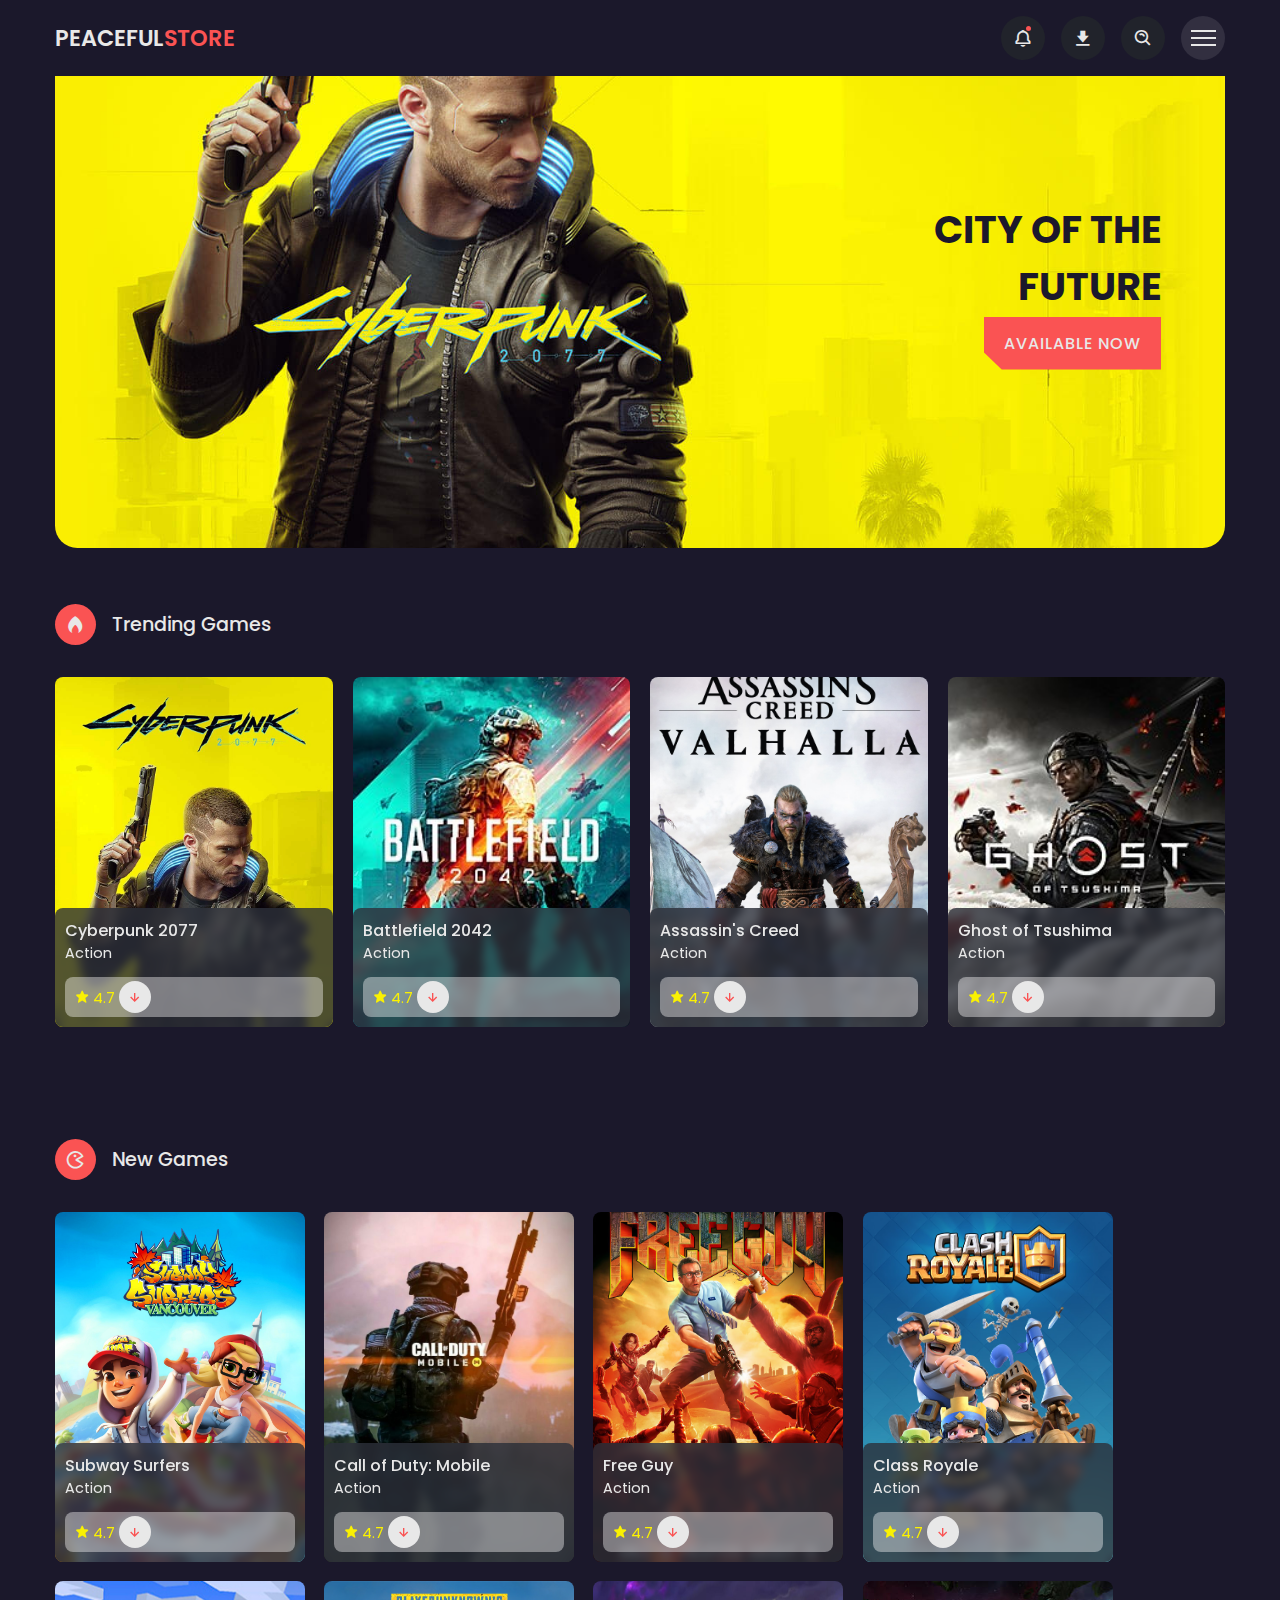
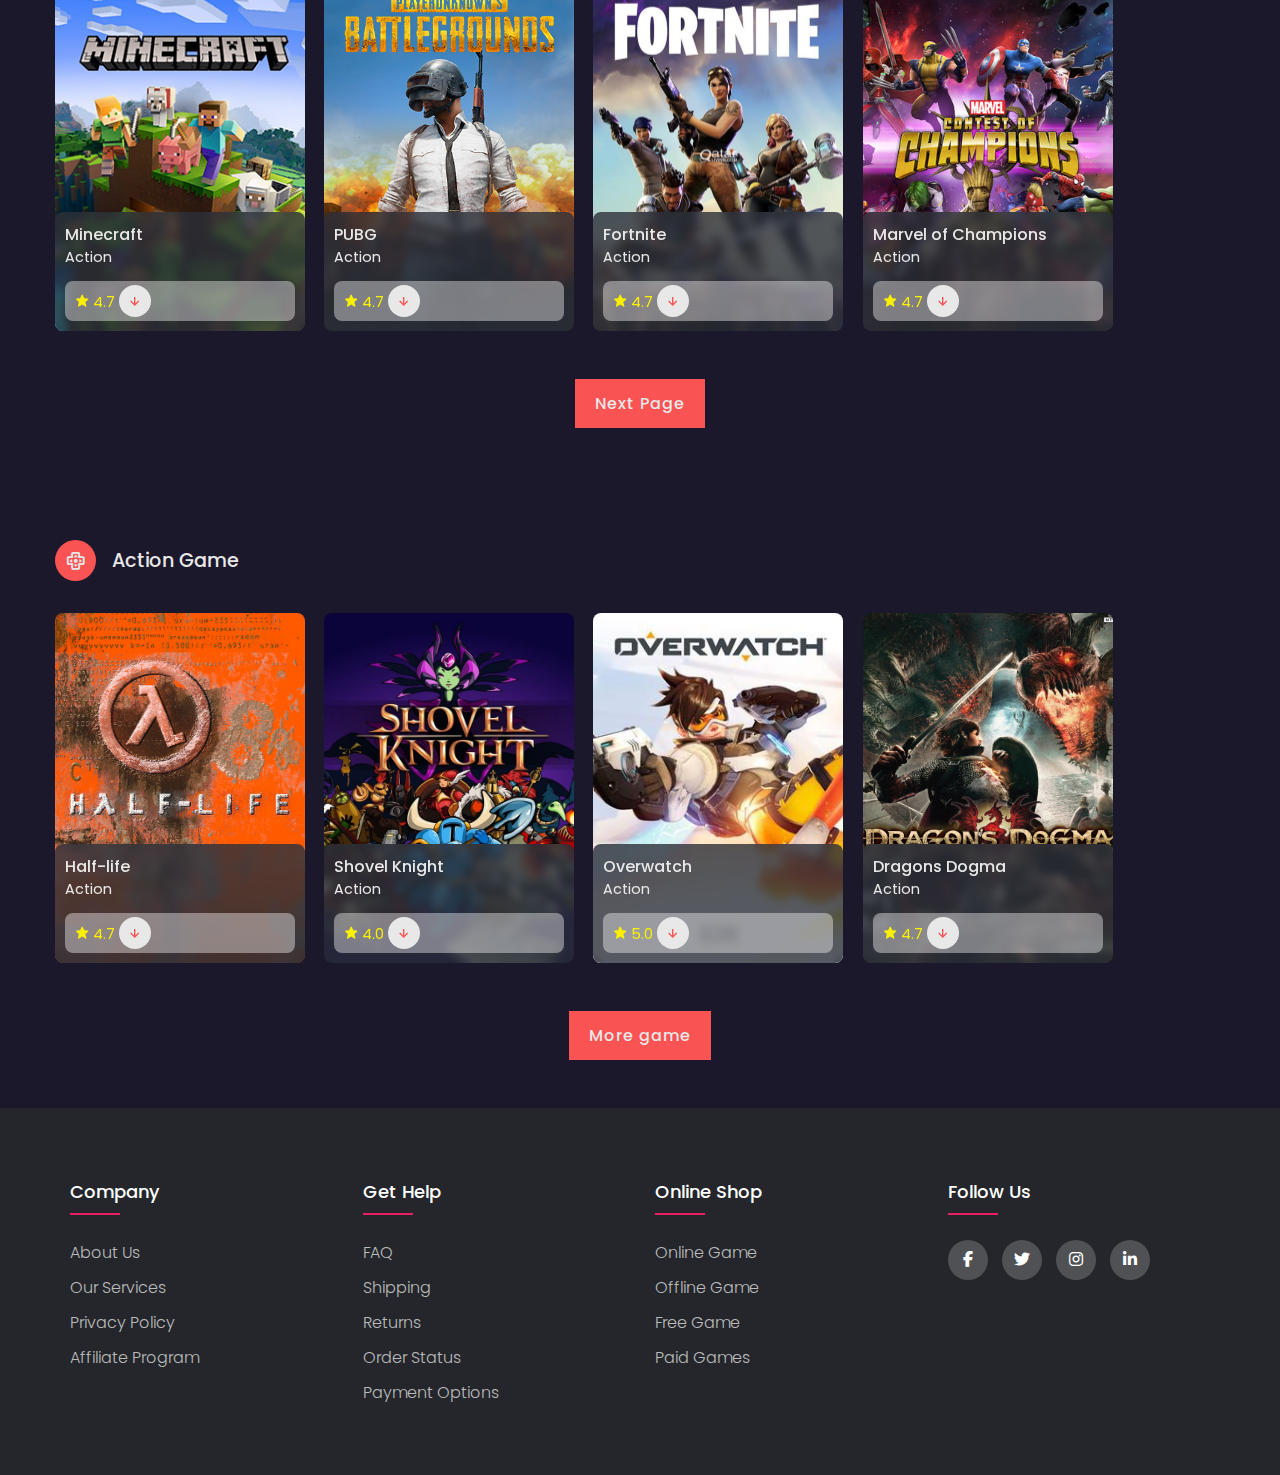
<file: index.html>
<!DOCTYPE html>
<html lang="en">
<head>
    <meta charset="UTF-8">
    <meta http-equiv="X-UA-Compatible" content="IE=edge">
    <meta name="viewport" content="width=device-width, initial-scale=1.0">
    <title>Responsive Games Website</title>
    <!-- Fav Icon -->
    <link rel="shortcut icon" href="img/fav.png" type="image/x-icon">
    <!-- Link to CSS -->
    <link rel="stylesheet" href="css/style.css">
    <!-- Box Icons -->
    <link href='https://unpkg.com/boxicons@2.1.2/css/boxicons.min.css' rel='stylesheet'>
    <!-- Swiper CSS File -->
    <link rel="stylesheet" href="css/swiper-bundle.min.css">
    <link rel="stylesheet" type="text/css" href="https://cdnjs.cloudflare.com/ajax/libs/font-awesome/6.1.1/css/all.min.css">
</head>
<body>
    <!-- Custom Scroll Bar-->
    <div class="progress">
        <div class="progress-bar" id="scroll-bar">
            
        </div>
    </div>
    <!-- Header -->
    <header>
        <!-- Nav -->
        <div class="nav container">
                <!-- Logo -->
                <a href="index.html" class="logo">Peaceful<span>Store</span></a>
                <!-- Nav Icons-->
                <div class="nav-icons">
                    <i class='bx bx-bell bx-tada' id="bell-icon"><span></span></i>
                    <i class='bx bxs-download' ></i>
                    <i class='bx bx-search-alt' id="search-icon"></i>
                    <div class="menu-icon">
                        <div class="line1"></div>
                        <div class="line2"></div>
                        <div class="line3"></div>
                    </div>
                </div>
                <!-- Search -->
                <div class="search">
                    <input type="" placeholder="Search..."/>
                    <button class="submit"></button>
                    <div class="line"></div>
                  </div>
                <!-- Menu -->
                <div class="menu">
                    <img src="img/menu.png" alt="">
                    <div class="navbar">
                        <li><a href="index.html">Home</a></li>
                        <li><a href="#trending">Trending</a></li>
                        <li><a href="#new">New Games</a></li>
                        <li><a href="#action">Action Games</a></li>
                        <li><a href="contact.html">Contact Us</a></li>
                    </div>
                </div>
                <!-- Notification -->
                <div class="notification">
                    <div class="notification-box">
                        <i class='bx bxs-check-circle' ></i>
                        <p>Congratulation, Your game download successfully.</p>
                    </div>
                    <div class="notification-box box-color">
                        <i class='bx bxs-x-circle' ></i>
                        <p>Could not apply changes.</p>
                    </div>
                </div>
        </div>
    </header>
 <!-- Home Section Start -->
 <section class="home container" id="home">
    <img src="img/home.png" alt="">
    <div class="home-text">
        <h1>CITY OF THE <br> FUTURE</h1>
        <a href="cyberpunk.html" class="btn">Available Now</a>
    </div>
</section>
<!-- Home Section End -->

    <!-- Trending Section Start -->
    <section class="trending container" id="trending">
        <div class="heading">
            <i class='bx bxs-flame' ></i>
            <h2>Trending Games</h2>
        </div>
        <!-- Content -->
        <div class="trending-content swiper">
            <div class="swiper-wrapper">
                <!-- Slide 1 -->
                <div class="swiper-slide">
                    <div class="box">
                        <img src="img/trending1.webp" alt="">
                        <div class="box-text">
                            <h2>Cyberpunk 2077</h2>
                            <h3>Action</h3>
                            <div class="rating-download">
                                <div class="rating">
                                    <i class='bx bxs-star' ></i>
                                    <span>4.7</span>
                                </div>
                                <a href="cyberpunk.html" class="box-btn"><i class='bx bx-down-arrow-alt' ></i></a>
                            </div>
                        </div>
                    </div>
                </div>
                <!-- Slide 2 -->
                <div class="swiper-slide">
                    <div class="box">
                        <img src="img/trending2.jpg" alt="">
                        <div class="box-text">
                            <h2>Battlefield 2042</h2>
                            <h3>Action</h3>
                            <div class="rating-download">
                                <div class="rating">
                                    <i class='bx bxs-star' ></i>
                                    <span>4.7</span>
                                </div>
                                <a href="battlefield.html" class="box-btn"><i class='bx bx-down-arrow-alt' ></i></a>
                            </div>
                        </div>
                    </div>
                </div>
                <!-- Slide 3 -->
                <div class="swiper-slide">
                    <div class="box">
                        <img src="img/trending3.jpg" alt="">
                        <div class="box-text">
                            <h2>Assassin's Creed</h2>
                            <h3>Action</h3>
                            <div class="rating-download">
                                <div class="rating">
                                    <i class='bx bxs-star' ></i>
                                    <span>4.7</span>
                                </div>
                                <a href="ac.html" class="box-btn"><i class='bx bx-down-arrow-alt' ></i></a>
                            </div>
                        </div>
                    </div>
                </div>
                <!-- Slide 4 -->
                <div class="swiper-slide">
                    <div class="box">
                        <img src="img/trending4.jpg" alt="">
                        <div class="box-text">
                            <h2>Ghost of Tsushima</h2>
                            <h3>Action</h3>
                            <div class="rating-download">
                                <div class="rating">
                                    <i class='bx bxs-star' ></i>
                                    <span>4.7</span>
                                </div>
                                <a href="$" class="box-btn"><i class='bx bx-down-arrow-alt' ></i></a>
                            </div>
                        </div>
                    </div>
                </div>
                <!-- Slide 5 -->
                <div class="swiper-slide">
                    <div class="box">
                        <img src="img/trending5.png" alt="">
                        <div class="box-text">
                            <h2>GTA V</h2>
                            <h3>Action</h3>
                            <div class="rating-download">
                                <div class="rating">
                                    <i class='bx bxs-star' ></i>
                                    <span>4.7</span>
                                </div>
                                <a href="$" class="box-btn"><i class='bx bx-down-arrow-alt' ></i></a>
                            </div>
                        </div>
                    </div>
                </div>
                <!-- Slide 6 -->
                <div class="swiper-slide">
                    <div class="box">
                        <img src="img/trending6.jpg" alt="">
                        <div class="box-text">
                            <h2>Dying Light 2</h2>
                            <h3>Action</h3>
                            <div class="rating-download">
                                <div class="rating">
                                    <i class='bx bxs-star' ></i>
                                    <span>4.7</span>
                                </div>
                                <a href="$" class="box-btn"><i class='bx bx-down-arrow-alt' ></i></a>
                            </div>
                        </div>
                    </div>
                </div>
                <!-- Slide 7 -->
                <div class="swiper-slide">
                    <div class="box">
                        <img src="img/trending7.png" alt="">
                        <div class="box-text">
                            <h2>Halo Infinite</h2>
                            <h3>Action</h3>
                            <div class="rating-download">
                                <div class="rating">
                                    <i class='bx bxs-star' ></i>
                                    <span>4.7</span>
                                </div>
                                <a href="$" class="box-btn"><i class='bx bx-down-arrow-alt' ></i></a>
                            </div>
                        </div>
                    </div>
                </div>
                <!-- Slide 8 -->
                <div class="swiper-slide">
                    <div class="box">
                        <img src="img/trending8.png" alt="">
                        <div class="box-text">
                            <h2>Resident Evil Village</h2>
                            <h3>Action</h3>
                            <div class="rating-download">
                                <div class="rating">
                                    <i class='bx bxs-star' ></i>
                                    <span>4.7</span>
                                </div>
                                <a href="$" class="box-btn"><i class='bx bx-down-arrow-alt' ></i></a>
                            </div>
                        </div>
                    </div>
                </div>

              </div>
        </div>
    </section>
    <!-- Trending Section End -->
    <!--New Section start-->
    <section class="new container" id="new">
        <div class="heading">
            <i class='bx bx-game' ></i>
            <h2>New Games</h2>
        </div>
        <!--Content-->
        <div class="new-content">
            <!--Box 1-->
            <div class="box">
                <img src="img/new1.jpg" alt="">
                <div class="box-text">
                    <h2>Subway Surfers</h2>
                    <h3>Action</h3>
                    <div class="rating-download">
                        <div class="rating">
                            <i class='bx bxs-star' ></i>
                            <span>4.7</span>
                        </div>
                        <a href="dowload.html" class="box-btn"><i class='bx bx-down-arrow-alt' ></i></a>
                    </div>
                </div>
            </div>
            <!--Box 2-->
            <div class="box">
                <img src="img/new2.jpg" alt="">
                <div class="box-text">
                    <h2>Call of Duty: Mobile</h2>
                    <h3>Action</h3>
                    <div class="rating-download">
                        <div class="rating">
                            <i class='bx bxs-star' ></i>
                            <span>4.7</span>
                        </div>
                        <a href="$" class="box-btn"><i class='bx bx-down-arrow-alt' ></i></a>
                    </div>
                </div>
            </div>
            <!--Box 3-->
            <div class="box">
                <img src="img/new3.jpg" alt="">
                <div class="box-text">
                    <h2>Free Guy</h2>
                    <h3>Action</h3>
                    <div class="rating-download">
                        <div class="rating">
                            <i class='bx bxs-star' ></i>
                            <span>4.7</span>
                        </div>
                        <a href="dowload.html" class="box-btn"><i class='bx bx-down-arrow-alt' ></i></a>
                    </div>
                </div>
            </div>
            <!--Box 4-->
            <div class="box">
                <img src="img/new4.jpg" alt="">
                <div class="box-text">
                    <h2>Class Royale</h2>
                    <h3>Action</h3>
                    <div class="rating-download">
                        <div class="rating">
                            <i class='bx bxs-star' ></i>
                            <span>4.7</span>
                        </div>
                        <a href="$" class="box-btn"><i class='bx bx-down-arrow-alt' ></i></a>
                    </div>
                </div>
            </div>
            <!--Box 5-->
            <div class="box">
                <img src="img/new5.png" alt="">
                <div class="box-text">
                    <h2>Minecraft</h2>
                    <h3>Action</h3>
                    <div class="rating-download">
                        <div class="rating">
                            <i class='bx bxs-star' ></i>
                            <span>4.7</span>
                        </div>
                        <a href="$" class="box-btn"><i class='bx bx-down-arrow-alt' ></i></a>
                    </div>
                </div>
            </div>
            <!--Box 6-->
            <div class="box">
                <img src="img/new6.png" alt="">
                <div class="box-text">
                    <h2>PUBG</h2>
                    <h3>Action</h3>
                    <div class="rating-download">
                        <div class="rating">
                            <i class='bx bxs-star' ></i>
                            <span>4.7</span>
                        </div>
                        <a href="$" class="box-btn"><i class='bx bx-down-arrow-alt' ></i></a>
                    </div>
                </div>
            </div>
            <!--Box 7-->
            <div class="box">
                <img src="img/new7.png" alt="">
                <div class="box-text">
                    <h2>Fortnite</h2>
                    <h3>Action</h3>
                    <div class="rating-download">
                        <div class="rating">
                            <i class='bx bxs-star' ></i>
                            <span>4.7</span>
                        </div>
                        <a href="$" class="box-btn"><i class='bx bx-down-arrow-alt' ></i></a>
                    </div>
                </div>
            </div>
            <!--Box 8-->
            <div class="box">
                <img src="img/new8.jpg" alt="">
                <div class="box-text">
                    <h2>Marvel of Champions</h2>
                    <h3>Action</h3>
                    <div class="rating-download">
                        <div class="rating">
                            <i class='bx bxs-star' ></i>
                            <span>4.7</span>
                        </div>
                        <a href="$" class="box-btn"><i class='bx bx-down-arrow-alt' ></i></a>
                    </div>
                </div>
            </div>
        </div>
        <div class="next-page">
            <a href="#">Next Page</a>
        </div>
    </section>
    <!-- New Section End-->
    <!-- Action Game-->
    <section class="new container" id="action">
        <div class="heading">
            <i class='bx bx-joystick-button'></i>
            <h2>Action Game</h2>
        </div>
        <!--Content-->
        <div class="new-content">
            <!--Box 1-->
            <div class="box">
                <img src="img/Action1.jpg" alt="">
                <div class="box-text">
                    <h2>Half-life</h2>
                    <h3>Action</h3>
                    <div class="rating-download">
                        <div class="rating">
                            <i class='bx bxs-star' ></i>
                            <span>4.7</span>
                        </div>
                        <a href="dowload.html" class="box-btn"><i class='bx bx-down-arrow-alt' ></i></a>
                    </div>
                </div>
            </div>
            <!--Box 2-->
            <div class="box">
                <img src="img/Action2.png" alt="">
                <div class="box-text">
                    <h2>Shovel Knight</h2>
                    <h3>Action</h3>
                    <div class="rating-download">
                        <div class="rating">
                            <i class='bx bxs-star' ></i>
                            <span>4.0</span>
                        </div>
                        <a href="$" class="box-btn"><i class='bx bx-down-arrow-alt' ></i></a>
                    </div>
                </div>
            </div>
            <!--Box 3-->
            <div class="box">
                <img src="img/Action3.jpg" alt="">
                <div class="box-text">
                    <h2>Overwatch</h2>
                    <h3>Action</h3>
                    <div class="rating-download">
                        <div class="rating">
                            <i class='bx bxs-star' ></i>
                            <span>5.0</span>
                        </div>
                        <a href="dowload.html" class="box-btn"><i class='bx bx-down-arrow-alt' ></i></a>
                    </div>
                </div>
            </div>
            <!--Box 4-->
            <div class="box">
                <img src="img/Action4.jpg" alt="">
                <div class="box-text">
                    <h2>Dragons Dogma</h2>
                    <h3>Action</h3>
                    <div class="rating-download">
                        <div class="rating">
                            <i class='bx bxs-star' ></i>
                            <span>4.7</span>
                        </div>
                        <a href="$" class="box-btn"><i class='bx bx-down-arrow-alt' ></i></a>
                    </div>
                </div>
            </div>
            
        </div>
        <div class="next-page">
            <a href="action_game.html">More game</a>
        </div>
    </section>


    <footer class="footer">
        <div class="container">
            <div class="row">
                <div class="footer-col">
                    <h4>company</h4>
                    <ul>
                        <li><a href="#">about us</a></li>
                        <li><a href="#">our services</a></li>
                        <li><a href="#">privacy policy</a></li>
                        <li><a href="#">affiliate program</a></li>
                    </ul>
                </div>
                <div class="footer-col">
                    <h4>get help</h4>
                    <ul>
                        <li><a href="#">FAQ</a></li>
                        <li><a href="#">shipping</a></li>
                        <li><a href="#">returns</a></li>
                        <li><a href="#">order status</a></li>
                        <li><a href="#">payment options</a></li>
                    </ul>
                </div>
                <div class="footer-col">
                    <h4>online shop</h4>
                    <ul>
                        <li><a href="#">online game</a></li>
                        <li><a href="#">offline game</a></li>
                        <li><a href="#">free game</a></li>
                        <li><a href="#">paid games</a></li>
                    </ul>
                </div>
                <div class="footer-col">
                    <h4>follow us</h4>
                    <div class="social-links">
                        <a href="#"><i class="fab fa-facebook-f"></i></a>
                        <a href="#"><i class="fab fa-twitter"></i></a>
                        <a href="#"><i class="fab fa-instagram"></i></a>
                        <a href="#"><i class="fab fa-linkedin-in"></i></a>
                    </div>
                </div>
            </div>
        </div>
   </footer>













    <!--Link Swiper File -->
    <script src="js/swiper-bundle.min.js"></script>
    <!-- Link to Js-->
    <script src="js/main.js"></script>
</body>
</html>
</file>
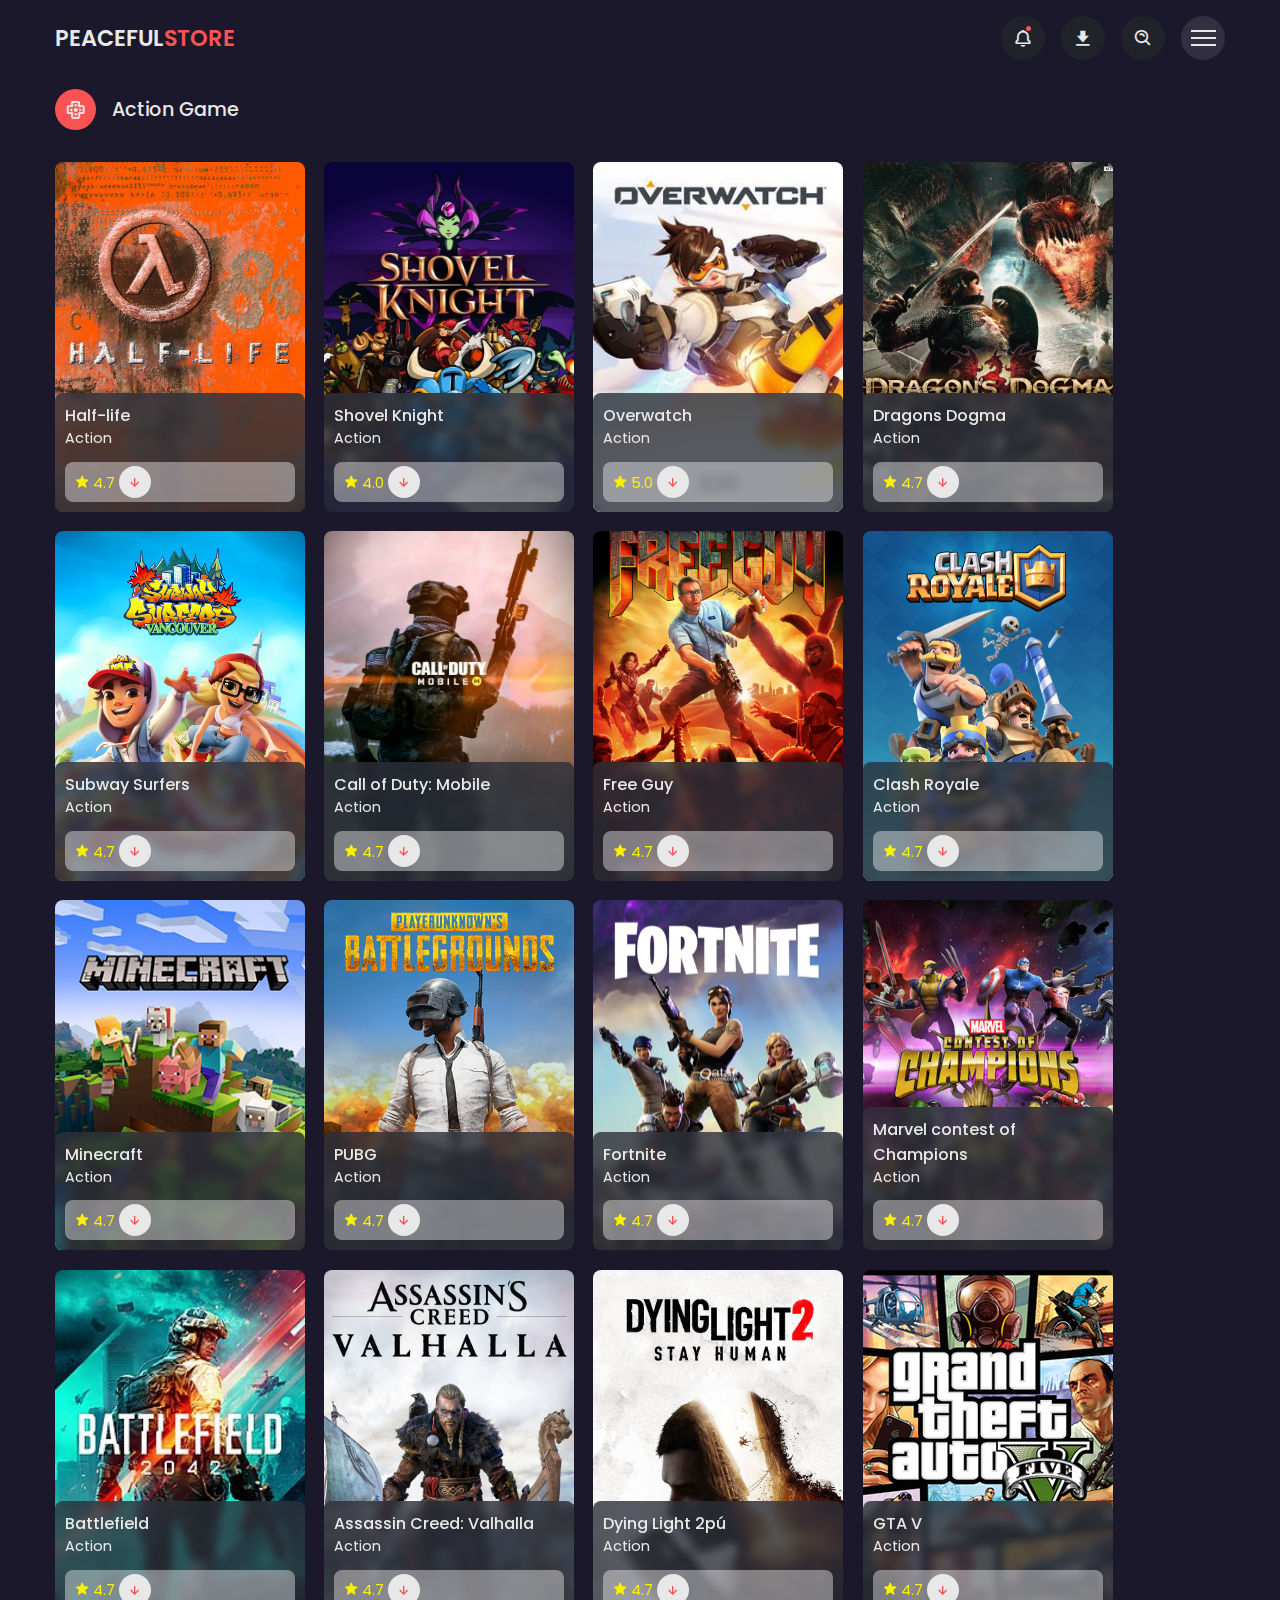
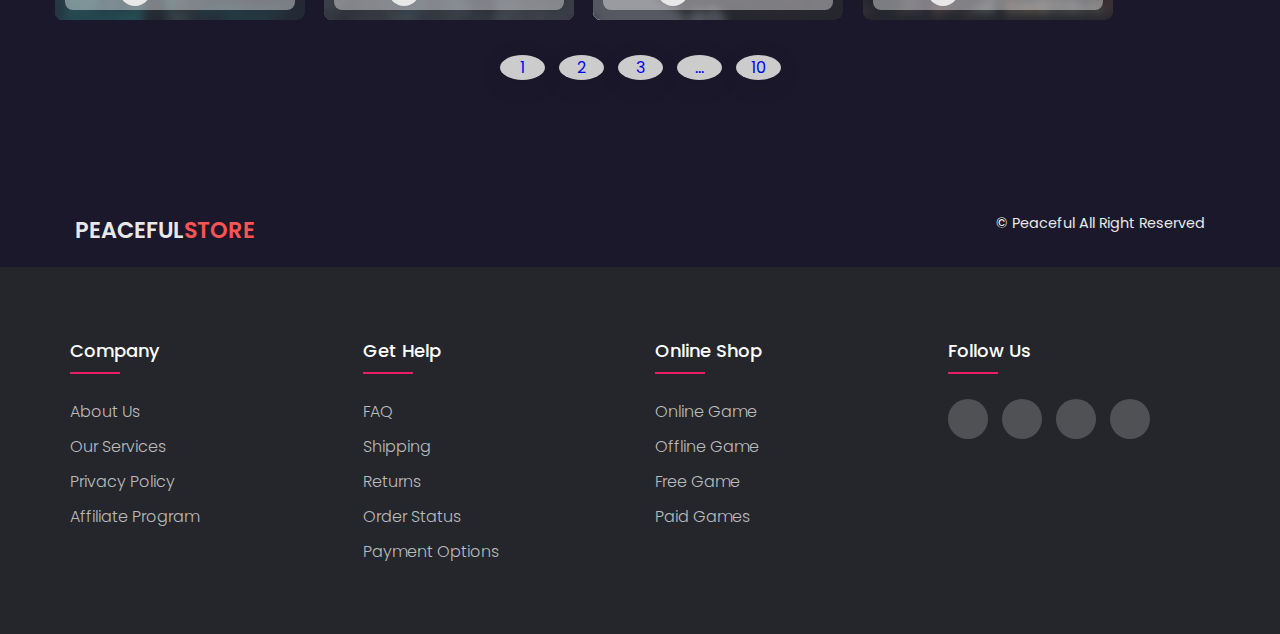
<file: action_game.html>
<!DOCTYPE html>
<html lang="en">
<head>
    <meta charset="UTF-8">
    <meta http-equiv="X-UA-Compatible" content="IE=edge">
    <meta name="viewport" content="width=device-width, initial-scale=1.0">
    <title>Action Game</title>
    <!-- Fav Icon -->
    <link rel="shortcut icon" href="img/fav.png" type="image/x-icon">
    <!-- Link to CSS -->
    <link rel="stylesheet" href="css/style.css">
    <!-- Box Icons -->
    <link href='https://unpkg.com/boxicons@2.1.2/css/boxicons.min.css' rel='stylesheet'>
    <!-- Swiper CSS File -->
    <link rel="stylesheet" href="css/swiper-bundle.min.css">
</head>
<body>
    <!-- Custom Scroll Bar-->
    <div class="progress">
        <div class="progress-bar" id="scroll-bar">
            
        </div>
    </div>
    <!-- Header -->
    <header>
        <!-- Nav -->
        <div class="nav container">
                <!-- Logo -->
                <a href="index.html" class="logo">Peaceful<span>Store</span></a>
                <!-- Nav Icons-->
                <div class="nav-icons">
                    <i class='bx bx-bell bx-tada' id="bell-icon"><span></span></i>
                    <i class='bx bxs-download' ></i>
                    <i class='bx bx-search-alt' id="search-icon"></i>
                    <div class="menu-icon">
                        <div class="line1"></div>
                        <div class="line2"></div>
                        <div class="line3"></div>
                    </div>
                </div>
                <!-- Search -->
                <div class="search">
                    <input type="" placeholder="Search..."/>
                    <button class="submit"></button>
                    <div class="line"></div>
                  </div>
                <!-- Menu -->
                <div class="menu">
                    <img src="img/menu.png" alt="">
                    <div class="navbar">
                        <li><a href="index.html">Home</a></li>
                        <li><a href="#trending">Trending</a></li>
                        <li><a href="#new">New Games</a></li>
                        <li><a href="#action">Action Games</a></li>
                        <li><a href="contact.html">Contact Us</a></li>
                    </div>
                </div>
                <!-- Notification -->
                <div class="notification">
                    <div class="notification-box">
                        <i class='bx bxs-check-circle' ></i>
                        <p>Congratulation, Your game download successfully.</p>
                    </div>
                    <div class="notification-box box-color">
                        <i class='bx bxs-x-circle' ></i>
                        <p>Could not apply changes.</p>
                    </div>
                </div>
        </div>
    </header>
    <body>
        <!-- Custom Scroll Bar-->
        <div class="progress">
            <div class="progress-bar" id="scroll-bar">
                
            </div>
        </div>
        <!-- Header -->
        <header>
            <!-- Nav -->
            <div class="nav container">
                    <!-- Logo -->
                    <a href="index.html" class="logo">Peaceful<span>Store</span></a>
                    <!-- Nav Icons-->
                    <div class="nav-icons">
                        <i class='bx bx-bell bx-tada' id="bell-icon"><span></span></i>
                        <i class='bx bxs-download' ></i>
                        <i class='bx bx-search-alt' id="search-icon"></i>
                        <div class="menu-icon">
                            <div class="line1"></div>
                            <div class="line2"></div>
                            <div class="line3"></div>
                        </div>
                    </div>
                    <!-- Search -->
                    <div class="search">
                        <input type="" placeholder="Search..."/>
                        <button class="submit"></button>
                        <div class="line"></div>
                      </div>
                    <!-- Menu -->
                    <div class="menu">
                        <img src="img/menu.png" alt="">
                        <div class="navbar">
                            <li><a href="index.html">Home</a></li>
                            <li><a href="#trending">Trending</a></li>
                            <li><a href="#new">New Games</a></li>
                            <li><a href="#action">Action Games</a></li>
                            <li><a href="contact.html">Contact Us</a></li>
                        </div>
                    </div>
                    <!-- Notification -->
                    <div class="notification">
                        <div class="notification-box">
                            <i class='bx bxs-check-circle' ></i>
                            <p>Congratulation, Your game download successfully.</p>
                        </div>
                        <div class="notification-box box-color">
                            <i class='bx bxs-x-circle' ></i>
                            <p>Could not apply changes.</p>
                        </div>
                    </div>
            </div>
        </header>
        <!-- Action Game-->
        <br><section class="new container" id="new">
            <div class="heading">
                <i class='bx bx-joystick-button'></i>
                <h2>Action Game</h2>
            </div>
            <!--Content-->
            <div class="new-content">
                <!--Box 1-->
                <div class="box">
                    <img src="img/Action1.jpg" alt="">
                    <div class="box-text">
                        <h2>Half-life</h2>
                        <h3>Action</h3>
                        <div class="rating-download">
                            <div class="rating">
                                <i class='bx bxs-star' ></i>
                                <span>4.7</span>
                            </div>
                            <a href="dowload.html" class="box-btn"><i class='bx bx-down-arrow-alt' ></i></a>
                        </div>
                    </div>
                </div>
                <!--Box 2-->
                <div class="box">
                    <img src="img/Action2.png" alt="">
                    <div class="box-text">
                        <h2>Shovel Knight</h2>
                        <h3>Action</h3>
                        <div class="rating-download">
                            <div class="rating">
                                <i class='bx bxs-star' ></i>
                                <span>4.0</span>
                            </div>
                            <a href="$" class="box-btn"><i class='bx bx-down-arrow-alt' ></i></a>
                        </div>
                    </div>
                </div>
                <!--Box 3-->
                <div class="box">
                    <img src="img/Action3.jpg" alt="">
                    <div class="box-text">
                        <h2>Overwatch</h2>
                        <h3>Action</h3>
                        <div class="rating-download">
                            <div class="rating">
                                <i class='bx bxs-star' ></i>
                                <span>5.0</span>
                            </div>
                            <a href="dowload.html" class="box-btn"><i class='bx bx-down-arrow-alt' ></i></a>
                        </div>
                    </div>
                </div>
                <!--Box 4-->
                <div class="box">
                    <img src="img/Action4.jpg" alt="">
                    <div class="box-text">
                        <h2>Dragons Dogma</h2>
                        <h3>Action</h3>
                        <div class="rating-download">
                            <div class="rating">
                                <i class='bx bxs-star' ></i>
                                <span>4.7</span>
                            </div>
                            <a href="$" class="box-btn"><i class='bx bx-down-arrow-alt' ></i></a>
                        </div>
                    </div>
                </div>
                <!--Box 5-->
                <div class="box">
                    <img src="img/new1.jpg" alt="">
                    <div class="box-text">
                        <h2>Subway Surfers</h2>
                        <h3>Action</h3>
                        <div class="rating-download">
                            <div class="rating">
                                <i class='bx bxs-star' ></i>
                                <span>4.7</span>
                            </div>
                            <a href="$" class="box-btn"><i class='bx bx-down-arrow-alt' ></i></a>
                        </div>
                    </div>
                </div>
                <!--Box 6-->
                <div class="box">
                    <img src="img/new2.jpg" alt="">
                    <div class="box-text">
                        <h2>Call of Duty: Mobile</h2>
                        <h3>Action</h3>
                        <div class="rating-download">
                            <div class="rating">
                                <i class='bx bxs-star' ></i>
                                <span>4.7</span>
                            </div>
                            <a href="$" class="box-btn"><i class='bx bx-down-arrow-alt' ></i></a>
                        </div>
                    </div>
                </div>
                <!--Box 4-->
                <div class="box">
                    <img src="img/new3.jpg" alt="">
                    <div class="box-text">
                        <h2>Free Guy</h2>
                        <h3>Action</h3>
                        <div class="rating-download">
                            <div class="rating">
                                <i class='bx bxs-star' ></i>
                                <span>4.7</span>
                            </div>
                            <a href="$" class="box-btn"><i class='bx bx-down-arrow-alt' ></i></a>
                        </div>
                    </div>
                </div>
                <!--Box 4-->
                <div class="box">
                    <img src="img/new4.jpg" alt="">
                    <div class="box-text">
                        <h2>Clash Royale</h2>
                        <h3>Action</h3>
                        <div class="rating-download">
                            <div class="rating">
                                <i class='bx bxs-star' ></i>
                                <span>4.7</span>
                            </div>
                            <a href="$" class="box-btn"><i class='bx bx-down-arrow-alt' ></i></a>
                        </div>
                    </div>
                </div>
                <!--Box 4-->
                <div class="box">
                    <img src="img/new5.png" alt="">
                    <div class="box-text">
                        <h2>Minecraft</h2>
                        <h3>Action</h3>
                        <div class="rating-download">
                            <div class="rating">
                                <i class='bx bxs-star' ></i>
                                <span>4.7</span>
                            </div>
                            <a href="$" class="box-btn"><i class='bx bx-down-arrow-alt' ></i></a>
                        </div>
                    </div>
                </div>
                <!--Box 4-->
                <div class="box">
                    <img src="img/new6.png" alt="">
                    <div class="box-text">
                        <h2>PUBG</h2>
                        <h3>Action</h3>
                        <div class="rating-download">
                            <div class="rating">
                                <i class='bx bxs-star' ></i>
                                <span>4.7</span>
                            </div>
                            <a href="$" class="box-btn"><i class='bx bx-down-arrow-alt' ></i></a>
                        </div>
                    </div>
                </div>
                <!--Box 4-->
                <div class="box">
                    <img src="img/new7.png" alt="">
                    <div class="box-text">
                        <h2>Fortnite</h2>
                        <h3>Action</h3>
                        <div class="rating-download">
                            <div class="rating">
                                <i class='bx bxs-star' ></i>
                                <span>4.7</span>
                            </div>
                            <a href="$" class="box-btn"><i class='bx bx-down-arrow-alt' ></i></a>
                        </div>
                    </div>
                </div>
                <!--Box 4-->
                <div class="box">
                    <img src="img/new8.jpg" alt="">
                    <div class="box-text">
                        <h2>Marvel contest of Champions</h2>
                        <h3>Action</h3>
                        <div class="rating-download">
                            <div class="rating">
                                <i class='bx bxs-star' ></i>
                                <span>4.7</span>
                            </div>
                            <a href="$" class="box-btn"><i class='bx bx-down-arrow-alt' ></i></a>
                        </div>
                    </div>
                </div>
                <!--Box 4-->
                <div class="box">
                    <img src="img/trending2.jpg" alt="">
                    <div class="box-text">
                        <h2>Battlefield</h2>
                        <h3>Action</h3>
                        <div class="rating-download">
                            <div class="rating">
                                <i class='bx bxs-star' ></i>
                                <span>4.7</span>
                            </div>
                            <a href="$" class="box-btn"><i class='bx bx-down-arrow-alt' ></i></a>
                        </div>
                    </div>
                </div>
                <!--Box 4-->
                <div class="box">
                    <img src="img/trending3.jpg" alt="">
                    <div class="box-text">
                        <h2>Assassin Creed: Valhalla</h2>
                        <h3>Action</h3>
                        <div class="rating-download">
                            <div class="rating">
                                <i class='bx bxs-star' ></i>
                                <span>4.7</span>
                            </div>
                            <a href="$" class="box-btn"><i class='bx bx-down-arrow-alt' ></i></a>
                        </div>
                    </div>
                </div>
                <!--Box 4-->
                <div class="box">
                    <img src="img/trending6.jpg" alt="">
                    <div class="box-text">
                        <h2>Dying Light 2pú</h2>
                        <h3>Action</h3>
                        <div class="rating-download">
                            <div class="rating">
                                <i class='bx bxs-star' ></i>
                                <span>4.7</span>
                            </div>
                            <a href="$" class="box-btn"><i class='bx bx-down-arrow-alt' ></i></a>
                        </div>
                    </div>
                </div>
                <!--Box 4-->
                <div class="box">
                    <img src="img/trending5.png" alt="">
                    <div class="box-text">
                        <h2>GTA V</h2>
                        <h3>Action</h3>
                        <div class="rating-download">
                            <div class="rating">
                                <i class='bx bxs-star' ></i>
                                <span>4.7</span>
                            </div>
                            <a href="$" class="box-btn"><i class='bx bx-down-arrow-alt' ></i></a>
                        </div>
                    </div>
                </div>
                
            </div>
            <div class="pagination">
                
                <li class="page-item current-page"><a class="page-link" href="action_game.html">1</a></li>
                <li class="page-item current-page"><a class="page-link" href="action_game2.html">2</a></li>
                <li class="page-item current-page"><a class="page-link" href="#">3</a></li>
                <li class="page-item dots"><a class="page-link" href="#">...</a></li>
                <li class="page-item current-page"><a class="page-link" href="#">10</a></li>
                


            </div>
            
        </section>

        <!-- Copyright-->
        <div class="copyright container">
            <a href="#" class="logo">Peaceful<span>Store<span></span></a>
            <p>&#169; Peaceful All Right Reserved</p>
        </div>
    
        <footer class="footer">
            <div class="container">
                <div class="row">
                    <div class="footer-col">
                        <h4>company</h4>
                        <ul>
                            <li><a href="#">about us</a></li>
                            <li><a href="#">our services</a></li>
                            <li><a href="#">privacy policy</a></li>
                            <li><a href="#">affiliate program</a></li>
                        </ul>
                    </div>
                    <div class="footer-col">
                        <h4>get help</h4>
                        <ul>
                            <li><a href="#">FAQ</a></li>
                            <li><a href="#">shipping</a></li>
                            <li><a href="#">returns</a></li>
                            <li><a href="#">order status</a></li>
                            <li><a href="#">payment options</a></li>
                        </ul>
                    </div>
                    <div class="footer-col">
                        <h4>online shop</h4>
                        <ul>
                            <li><a href="#">online game</a></li>
                            <li><a href="#">offline game</a></li>
                            <li><a href="#">free game</a></li>
                            <li><a href="#">paid games</a></li>
                        </ul>
                    </div>
                    <div class="footer-col">
                        <h4>follow us</h4>
                        <div class="social-links">
                            <a href="#"><i class="fab fa-facebook-f"></i></a>
                            <a href="#"><i class="fab fa-twitter"></i></a>
                            <a href="#"><i class="fab fa-instagram"></i></a>
                            <a href="#"><i class="fab fa-linkedin-in"></i></a>
                        </div>
                    </div>
                </div>
            </div>
       </footer>
    
    
    
    
    
    
    
    
    
    
    
        <!--Link Swiper File -->
        <script src="js/swiper-bundle.min.js"></script>
        <!-- Link to Js-->
        <script src="js/main.js"></script>
    </body>
    </html>
</file>
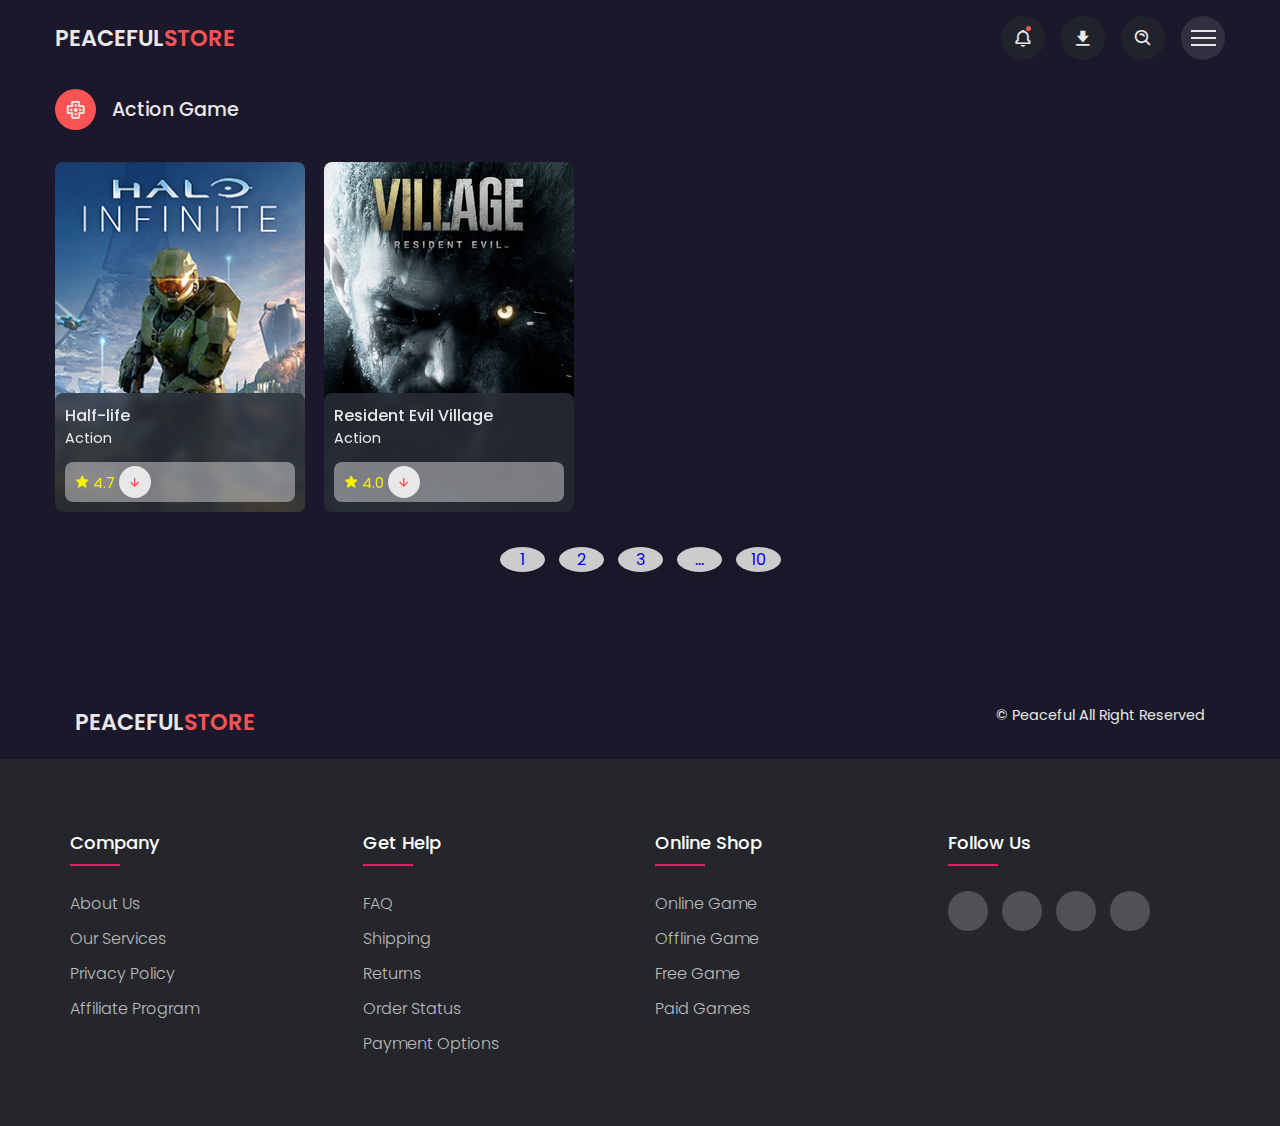
<file: action_game2.html>
<!DOCTYPE html>
<html lang="en">
<head>
    <meta charset="UTF-8">
    <meta http-equiv="X-UA-Compatible" content="IE=edge">
    <meta name="viewport" content="width=device-width, initial-scale=1.0">
    <title>Action Game</title>
    <!-- Fav Icon -->
    <link rel="shortcut icon" href="img/fav.png" type="image/x-icon">
    <!-- Link to CSS -->
    <link rel="stylesheet" href="css/style.css">
    <!-- Box Icons -->
    <link href='https://unpkg.com/boxicons@2.1.2/css/boxicons.min.css' rel='stylesheet'>
    <!-- Swiper CSS File -->
    <link rel="stylesheet" href="css/swiper-bundle.min.css">
</head>
<body>
    <!-- Custom Scroll Bar-->
    <div class="progress">
        <div class="progress-bar" id="scroll-bar">
            
        </div>
    </div>
    <!-- Header -->
    <header>
        <!-- Nav -->
        <div class="nav container">
                <!-- Logo -->
                <a href="index.html" class="logo">Peaceful<span>Store</span></a>
                <!-- Nav Icons-->
                <div class="nav-icons">
                    <i class='bx bx-bell bx-tada' id="bell-icon"><span></span></i>
                    <i class='bx bxs-download' ></i>
                    <i class='bx bx-search-alt' id="search-icon"></i>
                    <div class="menu-icon">
                        <div class="line1"></div>
                        <div class="line2"></div>
                        <div class="line3"></div>
                    </div>
                </div>
                <!-- Search -->
                <div class="search">
                    <input type="" placeholder="Search..."/>
                    <button class="submit"></button>
                    <div class="line"></div>
                  </div>
                <!-- Menu -->
                <div class="menu">
                    <img src="img/menu.png" alt="">
                    <div class="navbar">
                        <li><a href="index.html">Home</a></li>
                        <li><a href="#trending">Trending</a></li>
                        <li><a href="#new">New Games</a></li>
                        <li><a href="#action">Action Games</a></li>
                        <li><a href="contact.html">Contact Us</a></li>
                    </div>
                </div>
                <!-- Notification -->
                <div class="notification">
                    <div class="notification-box">
                        <i class='bx bxs-check-circle' ></i>
                        <p>Congratulation, Your game download successfully.</p>
                    </div>
                    <div class="notification-box box-color">
                        <i class='bx bxs-x-circle' ></i>
                        <p>Could not apply changes.</p>
                    </div>
                </div>
        </div>
    </header>
    <body>
        <!-- Custom Scroll Bar-->
        <div class="progress">
            <div class="progress-bar" id="scroll-bar">
                
            </div>
        </div>
        <!-- Header -->
        <header>
            <!-- Nav -->
            <div class="nav container">
                    <!-- Logo -->
                    <a href="index.html" class="logo">Peaceful<span>Store</span></a>
                    <!-- Nav Icons-->
                    <div class="nav-icons">
                        <i class='bx bx-bell bx-tada' id="bell-icon"><span></span></i>
                        <i class='bx bxs-download' ></i>
                        <i class='bx bx-search-alt' id="search-icon"></i>
                        <div class="menu-icon">
                            <div class="line1"></div>
                            <div class="line2"></div>
                            <div class="line3"></div>
                        </div>
                    </div>
                    <!-- Search -->
                    <div class="search">
                        <input type="" placeholder="Search..."/>
                        <button class="submit"></button>
                        <div class="line"></div>
                      </div>
                    <!-- Menu -->
                    <div class="menu">
                        <img src="img/menu.png" alt="">
                        <div class="navbar">
                            <li><a href="index.html">Home</a></li>
                            <li><a href="#trending">Trending</a></li>
                            <li><a href="#new">New Games</a></li>
                            <li><a href="#action">Action Games</a></li>
                            <li><a href="contact.html">Contact Us</a></li>
                        </div>
                    </div>
                    <!-- Notification -->
                    <div class="notification">
                        <div class="notification-box">
                            <i class='bx bxs-check-circle' ></i>
                            <p>Congratulation, Your game download successfully.</p>
                        </div>
                        <div class="notification-box box-color">
                            <i class='bx bxs-x-circle' ></i>
                            <p>Could not apply changes.</p>
                        </div>
                    </div>
            </div>
        </header>
        <!-- Action Game-->
        <br><section class="new container" id="new">
            <div class="heading">
                <i class='bx bx-joystick-button'></i>
                <h2>Action Game</h2>
            </div>
            <!--Content-->
            <div class="new-content">
                <!--Box 1-->
                <div class="box">
                    <img src="img/trending7.png" alt="">
                    <div class="box-text">
                        <h2>Half-life</h2>
                        <h3>Action</h3>
                        <div class="rating-download">
                            <div class="rating">
                                <i class='bx bxs-star' ></i>
                                <span>4.7</span>
                            </div>
                            <a href="dowload.html" class="box-btn"><i class='bx bx-down-arrow-alt' ></i></a>
                        </div>
                    </div>
                </div>
                <!--Box 2-->
                <div class="box">
                    <img src="img/trending8.png" alt="">
                    <div class="box-text">
                        <h2>Resident Evil Village</h2>
                        <h3>Action</h3>
                        <div class="rating-download">
                            <div class="rating">
                                <i class='bx bxs-star' ></i>
                                <span>4.0</span>
                            </div>
                            <a href="$" class="box-btn"><i class='bx bx-down-arrow-alt' ></i></a>
                        </div>
                    </div>
                </div>
                
                
                
                
                
                
            </div>
            <div class="pagination">
                
                <li class="page-item current-page"><a class="page-link" href="action_game.html">1</a></li>
                <li class="page-item current-page"><a class="page-link" href="action_game2.html">2</a></li>
                <li class="page-item current-page"><a class="page-link" href="#">3</a></li>
                <li class="page-item dots"><a class="page-link" href="#">...</a></li>
                <li class="page-item current-page"><a class="page-link" href="#">10</a></li>
                


            </div>
            
        </section>

        <!-- Copyright-->
        <div class="copyright container">
            <a href="#" class="logo">Peaceful<span>Store<span></span></a>
            <p>&#169; Peaceful All Right Reserved</p>
        </div>
    
        <footer class="footer">
            <div class="container">
                <div class="row">
                    <div class="footer-col">
                        <h4>company</h4>
                        <ul>
                            <li><a href="#">about us</a></li>
                            <li><a href="#">our services</a></li>
                            <li><a href="#">privacy policy</a></li>
                            <li><a href="#">affiliate program</a></li>
                        </ul>
                    </div>
                    <div class="footer-col">
                        <h4>get help</h4>
                        <ul>
                            <li><a href="#">FAQ</a></li>
                            <li><a href="#">shipping</a></li>
                            <li><a href="#">returns</a></li>
                            <li><a href="#">order status</a></li>
                            <li><a href="#">payment options</a></li>
                        </ul>
                    </div>
                    <div class="footer-col">
                        <h4>online shop</h4>
                        <ul>
                            <li><a href="#">online game</a></li>
                            <li><a href="#">offline game</a></li>
                            <li><a href="#">free game</a></li>
                            <li><a href="#">paid games</a></li>
                        </ul>
                    </div>
                    <div class="footer-col">
                        <h4>follow us</h4>
                        <div class="social-links">
                            <a href="#"><i class="fab fa-facebook-f"></i></a>
                            <a href="#"><i class="fab fa-twitter"></i></a>
                            <a href="#"><i class="fab fa-instagram"></i></a>
                            <a href="#"><i class="fab fa-linkedin-in"></i></a>
                        </div>
                    </div>
                </div>
            </div>
       </footer>
    
    
    
    
    
    
    
    
    
    
    
        <!--Link Swiper File -->
        <script src="js/swiper-bundle.min.js"></script>
        <!-- Link to Js-->
        <script src="js/main.js"></script>
    </body>
    </html>
</file>
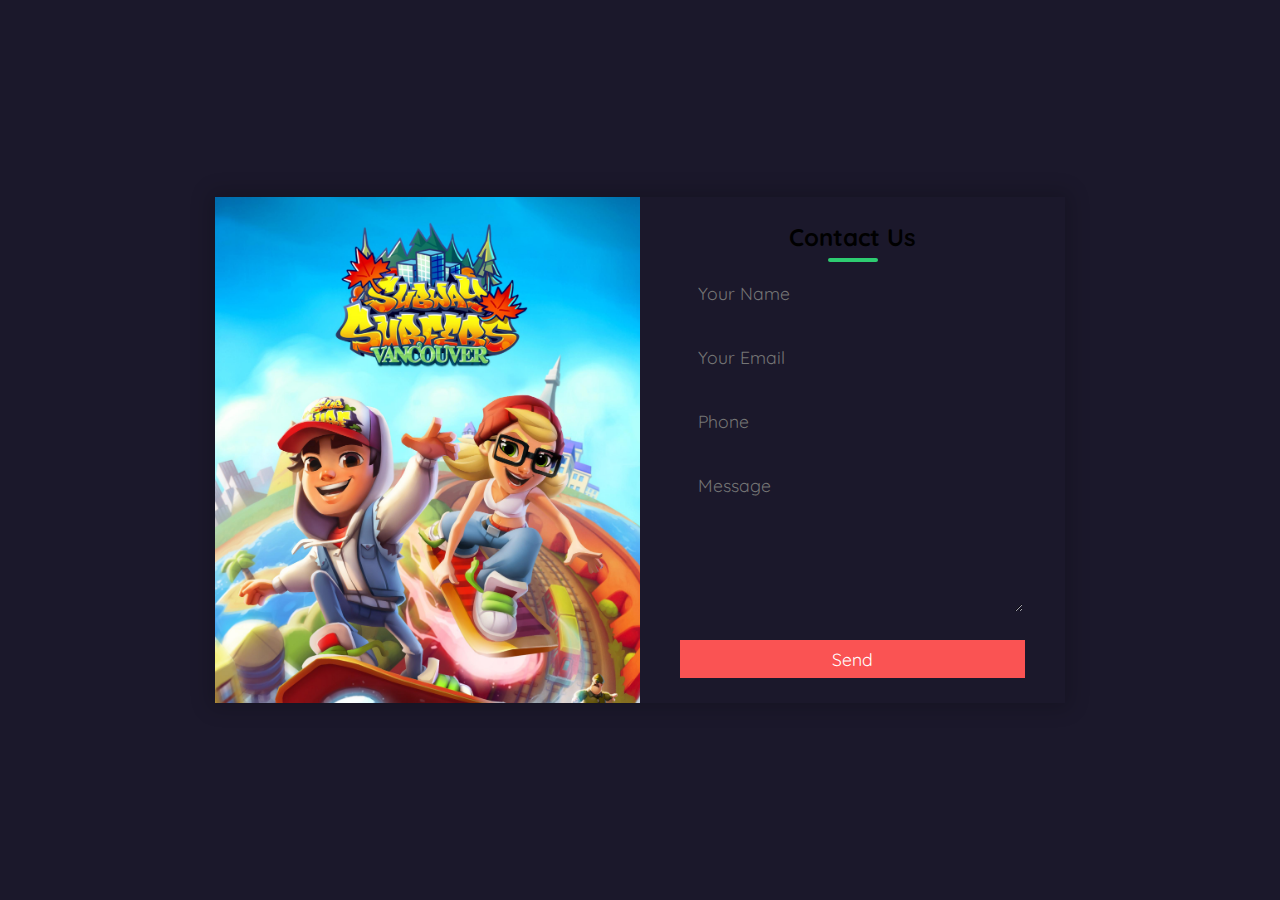
<file: contact.html>
<!DOCTYPE html>
<html>
<head>
	<title>Contact us</title>
	<link rel="stylesheet" type="text/css" href="css/contact.css">
	<link href="https://fonts.googleapis.com/css?family=Quicksand&display=swap" rel="stylesheet">
	<meta name="viewport" content="width=device-width,initial-scale=1.0,minimum-scale=1.0,maximum-scale=1.0">
    <meta http-equiv="X-UA-Compatible" content="IE=edge">
    <meta name="viewport" content="width=device-width, initial-scale=1.0">
    <title>Responsive Games Website</title>
    <!-- Fav Icon -->
    <link rel="shortcut icon" href="img/fav.png" type="image/x-icon">
    <!-- Box Icons -->
    <link href='https://unpkg.com/boxicons@2.1.2/css/boxicons.min.css' rel='stylesheet'>
    <!-- Swiper CSS File -->
    <link rel="stylesheet" href="css/swiper-bundle.min.css">
    <link rel="stylesheet" type="text/css" href="https://cdnjs.cloudflare.com/ajax/libs/font-awesome/6.1.1/css/all.min.css">
</head>
<body>
    
	<div class="container-box">
		<div class="contact-box">
			<div class="left"></div>
			<div class="right">
				<h2>Contact Us</h2>
				<input type="text" class="field" placeholder="Your Name">
				<input type="text" class="field" placeholder="Your Email">
				<input type="text" class="field" placeholder="Phone">
				<textarea placeholder="Message" class="field"></textarea>
				<button class="btn">Send</button>
			</div>
		</div>
	</div>

    
</body>

</html>
</file>
<file: css/style.css>
/* Google Fonts */
@import url('https://fonts.googleapis.com/css2?family=Poppins:wght@400;500;600;700&display=swap');
* {
    font-family: 'Poppins', sans-serif;
    margin: 0;
    padding: 0;
    scroll-behavior: smooth;
    box-sizing: border-box;
    list-style: none;
    text-decoration: none;
    scroll-padding-top: 2rem;
}
/* Variables */
:root {
    --main-color: #fa5353;
    /* Second Color Choice*/
    /* --main-color: #0d81ec; */
    --dark-color: #1b182b;
    --light-color: #322f40;
    --text-color: hsl(0,0%,91%);
}
::selection {
    color: var(--text-color);
    background: var(--main-color);
}
section {
    padding: 4rem 0 3rem;
}
img {
    width: 100%;
}
body {
    color: var(--text-color);
    background: var(--dark-color);
}
.container {
    max-width: 1068px;
    margin: auto;
    width: 100%;
}
/* Header */
header {
    position: fixed;
    top: 0;
    left: 0;
    width: 100%;
    background: var(--dark-color);
    z-index: 100;
}
/* Nav */
.nav {
    display: flex;
    align-items: center;
    justify-content: center;
    padding: 16px 0;
}
/* Logo */
.logo {
    font-size: 1.4rem;
    font-weight: 600;
    color: var(--text-color);
    text-transform: uppercase;
    margin: 0 auto 0 0;

}
.logo span {
    color: var(--main-color);
}
/* Nav Icons */
.nav-icons {
    display: flex;
    align-items: center;
    column-gap: 1rem;
}
.nav-icons .bx {
    font-size: 20px;
    height: 44px;
    width: 44px;
    display: grid;
    place-items: center;
    color: var(--text-color);
    background: #21232b;
    border-radius: 50%;
    cursor: pointer;
}
#bell-icon {
    position: relative;
}
#bell-icon span {
    content: '';
    width: 5px;
    height: 5px;
    border-radius: 50%;
    background: var(--main-color);
    position: absolute;
    top: 10px;
    right: 14px;
}
/* Menu Icon*/
.menu-icon {
    display: flex;
    flex-direction: column;
    align-items: center;
    justify-content: center;
    row-gap: 5px;
    height: 44px;
    width: 44px;
    border-radius: 50%;
    background: var(--light-color);
    cursor: pointer;
    z-index: 200;
    transition: 0.3s;
}
.menu-icon div {
    display: block;
    background: var(--text-color);
    height: 2px;
    width: 25px;
    transition: 0.3s;
}
.move .line1 {
    transform: rotate(-45deg) translate(-5px, 5px);
}
.move .line2 {
    opacity: 0;
}
.move .line3 {
    transform: rotate(45deg) translate(-5px, -5px);
}
/* Menu */
.menu {
    position: fixed;
    left: 0;
    top: 0;
    width: 100%;
    height: 100vh;
    background: rgba(0, 0, 14, 0.9);
    z-index: 106;
    display: flex;
    align-items: center;
    justify-content: space-between;
    transition: 0.5s;
    clip-path: circle(0% at 100% 0% );
}
.menu.active {
    clip-path: circle(144% at 100% 0% );
}
.menu img {
    width: 700px;   
}
.navbar {
    display: grid;
    row-gap: 1rem;
    text-align: right;
    padding-right: 2rem;
}
.navbar a {
    font-size: 1.6rem;
    color: var(--text-color);
    font-weight: 500;
    transition: 0.2s; 
}
.navbar a:hover {
    border-bottom: 4px solid var(--main-color);
    font-size: 1.8rem;
}
/* Search */
.search {
    position: absolute;
    left: 0;
    right: 0;
    top: 0;
    bottom: 0;
    width: 100%;
    height: 100vh;
    background: rgba(0, 0, 14, 0.9);
    /*z-index: 106;*/
    display: flex;
    align-items: center;
    justify-content: center;
    transition: 0.5s;
    clip-path: circle(0% at 100% 0% );
    overflow: hidden;
}
.search.active {
    clip-path: circle(144% at 100% 0%);
}
input {
    position: absolute;
    left: 0;
    width: 100%;
    padding-right: 50px;
    box-sizing: border-box;
    height: 50px;
    border: 0;
    font-size: 30px;
    background: transparent;
    color: white;
    outline: none;
  }
  button {
    position: absolute;
    right: 0;
    top: 0;
    width: 50px;
    height: 50px;
    outline: none;
  }
  .line {
    position: absolute;
    bottom: 0;
    left: 0;
    right: 0;
    margin: auto;
    width: 100%;
    height:3px;
    background: #fff;
  }
  .submit {
    -webkit-appearance: none;
    background: transparent;
    border: 0;
    cursor: pointer;
  }
  .submit::before {
    content: "";
    position: absolute;
    width: 60%;
    height: 60%;
    left: 10%;
    top: 10%;
    box-sizing: border-box;
    border: 3px solid #fff;
    border-radius: 50%;
  }
  .submit::after {
    content: "";
    position: absolute;
    width: 3px;
    height: 14px;
    background: #fff;
    transform-origin: 50% 0%;
    transform: rotate(-45deg);
    top: 60%;
    left: 60%;
  }
/* Notification */
.notification {
    position: absolute;
    top: 110%;
    right: 5rem;
    background: var(--light-color);
    width: 300px;
    height: 350px;
    border-radius: 0.5rem;
    padding: 10px;
    display: flex;
    flex-direction: column;
    row-gap: 1rem;
    clip-path: circle(0% at 100% 0%);
}
.notification.active {
    clip-path: circle(144% at 100% 0%);
    transition: 0.3s;
}
.notification-box {
    display: flex;
    align-items: baseline;
    column-gap: 1rem;
    border-radius: 0.5rem;
    background: var(--dark-color);
    padding: 10px;
}
.notification-box .bx {
    color: #faf102;
}
.box-color {
    background: hsl(0, 0%, 100%, 0.4);
}
.box-color.bx {
    color: var(--main-color);
}
/* Home */
.home {
    position: relative;
    min-height: 540px;
    display: flex;
    align-items: center;
    justify-content: flex-end;
    margin-top: 5rem;
}
.home img {
    position: absolute;
    width: 100%;
    height: 100%;
    object-fit: cover;
    border-radius: 1.4rem;
    z-index: -1;   
}
.home-text {
    padding-right: 4rem;
    text-align: right;
}
.home-text h1 {
    font-size: 2.4rem;
    text-transform: uppercase;
    color: var(--dark-color);
    margin-bottom: 1rem;
}
.btn {
    background: var(--main-color);
    padding: 15px 20px;
    color: var(--text-color);
    text-transform: uppercase;
    font-size: 1rem;
    letter-spacing: 1px;
    font-weight: 500;
    clip-path: polygon(0 0, 100% 0%, 100% 100%, 10% 100%, 0% 68%);
}
.btn:hover {
    background: var(--light-color);
    transition: 0.3s all linear;
}
.heading {
    display: flex;
    align-items: center;
    column-gap: 1rem;
    margin-bottom: 2rem;
}
.heading .bx {
    font-size: 21px;
    color: var(--text-color);
    background: var(--main-color);
    padding: 10px;
    border-radius: 5rem;
}
.heading h2 {
    font-size: 1.2rem;
    font-weight: 500;
}
.box {
    position: relative;
    width: 100%;
    height: 350px;
    border-radius: 0.5rem;
}
.box img {
    width: 100%;
    height: 100%;
    object-fit: cover;
    border-radius: 0.5rem;
}
.box .box-text {
    position: absolute;
    right: 0;
    left: 0;
    bottom: 0;
    padding: 10px;
    background: hsl(227, 14%, 20%, 0.8);
    backdrop-filter: blur(4px);
    border-radius: 0.5rem;
}
.box .box-text h2 {
    font-size: 1rem;
    font-weight: 500;
}
.box .box-text h3 {
    font-size: 0.9rem;
    font-weight: 400;
    margin-bottom: 0.8rem;
}
.rating-download {
    display: flex;
    align-items: center;
    column-gap: 4px;
    background: hsl(0, 0%, 100%, 0.4);
    padding: 4px 10px;
    border-radius: 0.5rem;
}
.rating .bx {
    color: #faf102;
    font-size: 0.9rem;
}
.rating span {
    color: #faf102;
    font-size: 0.9rem;
}
.box-btn .bx {
    padding: 8px;
    background: var(--text-color);
    border-radius: 5rem;
    color: var(--main-color);
    font-weight: 400;
    font-size: 20;
}
.box-btn .bx:hover {
    background: var(--dark-color);
}
/* New */
.new-content{
    display: grid;
    grid-template-columns: repeat(auto-fit, minmax(240px, 250px));
    gap: 1.2rem;
}
.next-page{
    display: flex;
    justify-content: center;
    align-items: center;
    margin-top: 3rem;
}
.next-page a{
    background: var(--main-color);
    padding: 12px 20px;
    color: var(--text-color);
    letter-spacing: 1px;
    font-weight: 500;
}
.next-page a:hover{
    background: var(--light-color);
    transition: 0.3s all linear;
}
.copyright{
    display: flex;
    justify-content: space-between;
    padding: 20px;
}
.copyright p{
    font-size: 00.9rem;
    color: var(--text-color);
}
/* Download Page CSS*/
.video-container video{
    width: 50%;
    aspect-ratio: 16/9;
}
.video-container{
    margin-top : 5rem;
}
.about{
    margin-top: 2rem;
}
.about h2{
    display: inline-flex;
    font-size: 1.4rem;
    font-weight: 500;
    border-bottom: 4px solid var(--main-color);
}
.about p {
    font-size: 0.983rem;
    margin-top: 1rem;
    text-align: justify;
}
.screenshots h2{
    display: inline-flex;
    font-size: 1.4rem;
    font-weight: 500;
    border-bottom: 4px solid var(--main-color);
    margin: 1.6rem 0;
}
.screenshots-content-mobile{
    display: grid;
    grid-template-columns: repeat(auto-fit,minmax(250px,auto));
    gap: 10px;
    justify-content: center;
    max-width: 800px;
    margin: auto;
    width: 100%;
}
.screenshots-content{
    grid-template-columns: repeat(auto-fit,minmax(250px,auto));
    gap: 10px;
    justify-content: center;
    max-width: 800px;
    margin: auto;
    width: 100%;
}
.screenshots-content img{
    width: 100%;
    height: 440px;
    object-fit: cover;
}
.download{
    max-width: 800px;
    margin: auto;
    width: 100%;
    display: grid;
    justify-content: center;
    margin-top: 2rem;
}
.download h2{
    text-align: center;
    font-size: 1.4rem;
    font-weight: 500;
    margin: 1.6rem 0;
}
.download-links{
    /* display: grid; 
    grid-template-columns: repeat(3, 1fr);  */
    gap: 10px;
    margin-bottom: 2rem;
}
.download-links a{
    text-align: center;
    background: var(--main-color);
    padding: 12px 20px;
    color: var(--text-color);
    letter-spacing: 1px;
    font-weight: 500;
}
.download-links a:hover{
    background: var(--light-color);
    transition: 0.3s all linear;
}
/* Display Block for Default Scroll Bar*/
hmtl::-webkit-scrollbar{
    display: none;
}
/* Custom Scroll Bar */
.progress{
    position: fixed;
    top: 0;
    left: 0;
    width: 100%;
    height: 4px;
    z-index: 300;
}
.progress-bar{
    height: 4px;
    background: var(--main-color);
    width: 0%;
}
/* Making Responsive / BreakPoints */
@media (max-width:1080px){
    .container{
        margin: 0 auto;
        width: 90%;
    }
    .nav {
        padding: 10px 0;
    }
    .notification{
        right: 4rem;
    }
    .menu img {
        width: 500px;
    }
    section {
        padding: 3rem 0 2rem;
    }
    .home {
        margin-top: 4rem !important;
        min-height: 440px;
    }
    .home img {
        border-radius: 1rem;
    }
    .new-content {
        grid-template-columns: repeat(auto-fit, minmiax(200px, auto));
    }
    .video-container {
        margin-top: 5rem !important;
    }
}
/* For Medium Devices */
@media (max-width: 774px){
    .notification {
        right: 1rem;
    }
    .menu img {
        width: 400px;
    }
    .home {
        min-height: 300px;
    }
    .home-text h1 {
        font-size: 2rem;
    }
    .btn {
        padding: 12px 17px;
    }
    .screenshots-content {
        grid-template-columns: repeat(auto-fit, minmax(250px, 300px));
    }
}
@media (max-width: 560px){
    .menu img {
        display: none;
    }
    .menu{
        justify-content: flex-end;
    }
    .nav {
        padding: 8px 0;
    }
    .nav-icons .bx, 
    .menu-icon {
        height: 40px;
        width: 40px;
    }
    .home {
        min-height: 240px;
    }
    .home-text {
        padding-right: 1rem;
    }
    p {
        font-size: 0.875rem;
    }
    .download-links {
        grid-template-columns: 1fr;
    }
}
/* For Small Devices */
@media (max-width: 360px) {
    .logo {
        font-size: 1.2rem;
    }
    .navbar a {
        font-size: 1.3rem;
    }
    .navbar a:hover {
        font-size: 1.4rem;
    }
    .notification {
        width: 270px;
    }
    .home {
        min-height: 214px;
    }
    .home-text h1 {
        font-size: 1.4rem;
    }
    .heading .bx {
        padding: 8px;
    }
    .heading h2 {
        font-size: 1.1rem;
    }
    .box {
        height: 420px;
    }
    .copyright {flex-direction: column;
        align-items: center;
        row-gap: 1rem;
    }
    .copyright .logo {
        margin: 0;
    }
    .about h2 ,.screenshots h2{
        font-size: 1.2rem;
    }
}
/*pagination*/
.pagination{
    text-align: center;
    margin: 30px 30px 60px;
    user-select: none;
}
.pagination li{
    display: inline-block;
    margin: 5px;
    box-shadow: 0 5px 25px rgb(1 1 1 /10%);
}



.current-page, .dots{
    background: #ccc;
    width: 45px;
    border-radius: 50%;
    cursor: pointer;
}

.container{
	max-width: 1170px;
	margin:auto;
}
.row{
	display: flex;
	flex-wrap: wrap;
}
ul{
	list-style: none;
}
.footer{
	background-color: #24262b;
    padding: 70px 0;
}
.footer-col{
   width: 25%;
   padding: 0 15px;
}
.footer-col h4{
	font-size: 18px;
	color: #ffffff;
	text-transform: capitalize;
	margin-bottom: 35px;
	font-weight: 500;
	position: relative;
}
.footer-col h4::before{
	content: '';
	position: absolute;
	left:0;
	bottom: -10px;
	background-color: #e91e63;
	height: 2px;
	box-sizing: border-box;
	width: 50px;
}
.footer-col ul li:not(:last-child){
	margin-bottom: 10px;
}
.footer-col ul li a{
	font-size: 16px;
	text-transform: capitalize;
	color: #ffffff;
	text-decoration: none;
	font-weight: 300;
	color: #bbbbbb;
	display: block;
	transition: all 0.3s ease;
}
.footer-col ul li a:hover{
	color: #ffffff;
	padding-left: 8px;
}
.footer-col .social-links a{
	display: inline-block;
	height: 40px;
	width: 40px;
	background-color: rgba(255,255,255,0.2);
	margin:0 10px 10px 0;
	text-align: center;
	line-height: 40px;
	border-radius: 50%;
	color: #ffffff;
	transition: all 0.5s ease;
}
.footer-col .social-links a:hover{
	color: #24262b;
	background-color: #ffffff;
}

/*responsive*/
@media(max-width: 767px){
  .footer-col{
    width: 50%;
    margin-bottom: 30px;
}
}
@media(max-width: 574px){
  .footer-col{
    width: 100%;
}
}
</file>
<file: css/contact.css>
*{
	padding: 0;
	margin: 0;
	box-sizing: border-box;
	font-family: 'Quicksand', sans-serif;
}

body{
	height: 100vh;
	width: 100%;
}

.container-box{
	position: relative;
	width: 100%;
	height: 100%;
	display: flex;
	justify-content: center;
	align-items: center;
	padding: 20px 100px;
}

.container-box:after{
	content: '';
	position: absolute;
	width: 100%;
	height: 100%;
	left: 0;
	top: 0;
	background-color: #1b182b;
	background-size: cover;
	
	z-index: -1;
}
.contact-box{
	max-width: 850px;
	display: grid;
	grid-template-columns: repeat(2, 1fr);
	justify-content: center;
	align-items: center;
	text-align: center;
	background-color: #fff;
	box-shadow: 0px 0px 19px 5px rgba(0,0,0,0.19);
}

.left{
	/* background-color: #1b182b; */
	background-size: cover;
	height: 100%;
	background-image: url(../img/new1.jpg);
}

.right{
	background-color: #1b182b;
	padding: 25px 40px;
}

h2{
	position: relative;
	padding: 0 0 10px;
	margin-bottom: 10px;
}

h2:after{
	content: '';
    position: absolute;
    left: 50%;
    bottom: 0;
    transform: translateX(-50%);
    height: 4px;
    width: 50px;
    border-radius: 2px;
    background-color: #2ecc71;
}

.field{
	width: 100%;
	border: 2px solid rgba(0, 0, 0, 0);
	outline: none;
	background-color: #1b182b;
	padding: 0.5rem 1rem;
	font-size: 1.1rem;
	margin-bottom: 22px;
	transition: .3s;
}

.field:hover{
	background-color: rgba(0, 0, 0, 0.1);
}

textarea{
	min-height: 150px;
}

.btn{
	width: 100%;
	padding: 0.5rem 1rem;
	background-color: #fa5353;
	color: #fff;
	font-size: 1.1rem;
	border: none;
	outline: none;
	cursor: pointer;
	transition: .3s;
}

.btn:hover{
    background-color: #27ae60;
}

.field:focus{
    border: 2px solid rgba(30,85,250,0.47);
    background-color: #fff;
}

@media screen and (max-width: 880px){
	.contact-box{
		grid-template-columns: 1fr;
	}
	.left{
		height: 200px;
	}
}
</file>
